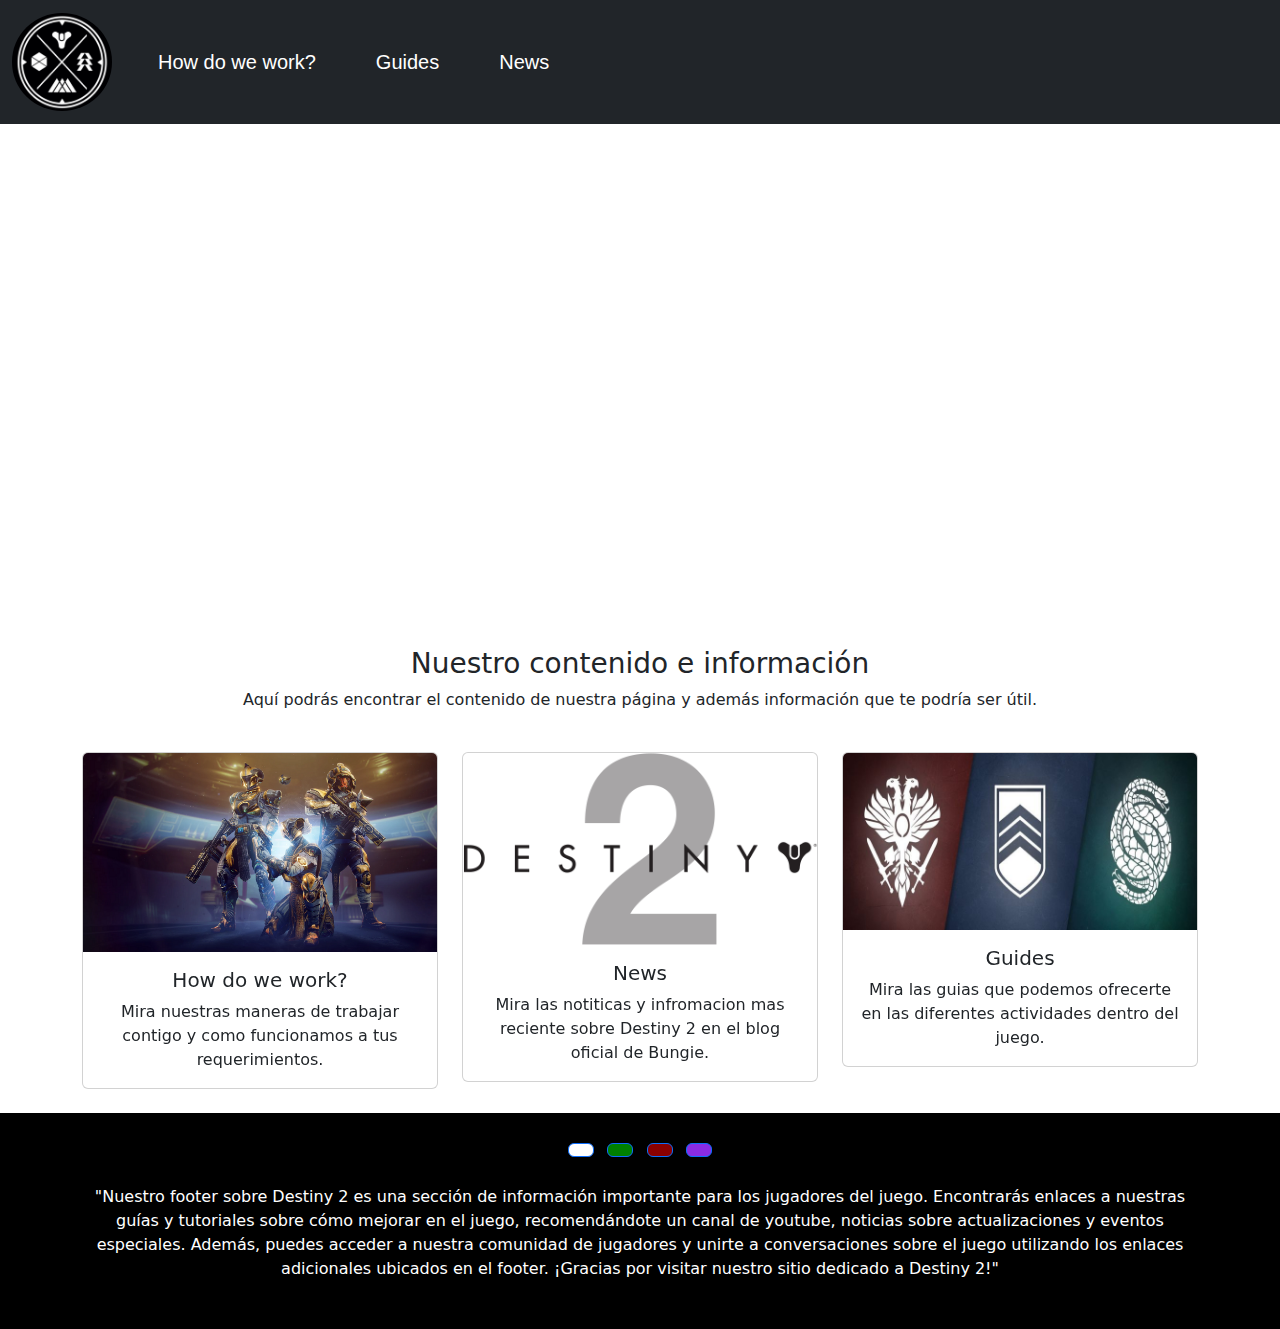
<file: Index.html>
<!DOCTYPE html>
<html>
<head>
	<meta charset="utf-8">
	<meta name="viewport" content="width=device-width, initial-scale=1">
	<link href="https://cdn.jsdelivr.net/npm/bootstrap@5.2.3/dist/css/bootstrap.min.css" rel="stylesheet">
  <script src="https://cdn.jsdelivr.net/npm/bootstrap@5.2.3/dist/js/bootstrap.bundle.min.js"></script>
  <link rel="stylesheet" type="text/css" href="estilo_final.css">
	<title>Index</title>
</head>
<body>

	<nav class="navbar navbar-expand-sm bg-dark navbar-dark">
  <div class="container-fluid">
   <a class="navbar-brand" href="Index.html">
      <img src="Logo.jpg" class="rounded-circle">
    </a>
    <button class="navbar-toggler" type="button" data-bs-toggle="collapse" data-bs-target="#collapsibleNavbar">
      <span class="navbar-toggler-icon"></span>
    </button>
    <div class="collapse navbar-collapse" id="collapsibleNavbar">
      <ul class="navbar-nav">
        <li class="nav-item">
          <a class="enlaces" href="Booster.html">How do we work?</a>
        </li>
        <li class="nav-item">
          <a class="enlaces" href="Guides.html">Guides</a>
        </li>
        <li class="nav-item">
          <a class="enlaces" href="https://www.bungie.net/7/en/News/article/destiny-2-twab-3-30-23" target="blank">News</a>
        </li>    
      </ul>
    </div>
  </div>
</nav>

<!-- inicio carru -->
<div id="demo" class="carousel slide" data-bs-ride="carousel">

  <!-- indicasiones -->
  <div class="carousel-indicators">
    <button type="button" data-bs-target="#demo" data-bs-slide-to="0" class="active"></button>
    <button type="button" data-bs-target="#demo" data-bs-slide-to="1"></button>
    <button type="button" data-bs-target="#demo" data-bs-slide-to="2"></button>
  </div>
  
  <!-- The slideshow/carousel -->
  <div class="carousel-inner">
    <div class="carousel-item active">
      <iframe width="100%" height="500" src="https://www.youtube.com/embed/UcH9gRlsDtU" title="YouTube video player" frameborder="0" allow="accelerometer; autoplay; clipboard-write; encrypted-media; gyroscope; picture-in-picture; web-share" allowfullscreen></iframe>
    </div>
    <div class="carousel-item">
      <iframe width="100%" height="500" src="https://www.youtube.com/embed/YusJ0fx2MOw" title="YouTube video player" frameborder="0" allow="accelerometer; autoplay; clipboard-write; encrypted-media; gyroscope; picture-in-picture; web-share" allowfullscreen></iframe>
    </div>
    <div class="carousel-item">
      <iframe width="100%" height="500" src="https://www.youtube.com/embed/fkc6H9FefNk" title="YouTube video player" frameborder="0" allow="accelerometer; autoplay; clipboard-write; encrypted-media; gyroscope; picture-in-picture; web-share" allowfullscreen></iframe>
    </div>
  </div>
  
  <!-- controles de izquierda y derecha -->
  <button class="carousel-control-prev" type="button" data-bs-target="#demo" data-bs-slide="prev">
    <span class="carousel-control-prev-icon"></span>
  </button>
  <button class="carousel-control-next" type="button" data-bs-target="#demo" data-bs-slide="next">
    <span class="carousel-control-next-icon"></span>
  </button>
</div>

<!-- texto a editar -->
<div class="container-fluid mt-3">
  <h3 class="tite">Nuestro contenido e información</h3>
  <p class="tite">Aquí podrás encontrar el contenido de nuestra página y además información que te podría ser útil.</p>
</div>

	<!-- Carousel wrapper -->
<div
  id="carouselMultiItemExample"
  class="carousel slide carousel-dark text-center"
  data-mdb-ride="carousel"
>
 <!-- inicio de multi caru -->
  <!-- Inner -->
  <div class="carousel-inner py-4">
    <!-- Primer cuadro -->
    <div class="carousel-item active">
      <div class="container">
        <div class="row">
          <div class="col-lg-4">
            <div class="card">
            	<!-- imagen1 -->
            	<a href="Booster.html">
              <img
                src="osiris.png"
                class="card-img-top"
                alt="Waterfall"
              />
          		</a>
              <div class="card-body">
                <h5 class="card-title">How do we work?</h5>
                <p class="card-text">
                  Mira nuestras maneras de trabajar contigo y como funcionamos a tus requerimientos.
                </p>
              </div>
            </div>
          </div>
          <!-- Segundo cuadro -->
          <div class="col-lg-4 d-none d-lg-block">
            <div class="card">
            	<a href="https://www.bungie.net/7/en/News/article/destiny-2-twab-3-30-23" target="blank">
              <img
                src="d2.png"
                class="card-img-top"
                alt="Sunset Over the Sea"
              />
          	</a>
              <div class="card-body">
                <h5 class="card-title">News</h5>
                <p class="card-text">
                  Mira las notiticas y infromacion mas reciente sobre Destiny 2 en el blog oficial de Bungie.
                </p>
              </div>
            </div>
          </div>
          <!-- Tercer cuadro -->
          <div class="col-lg-4 d-none d-lg-block">
            <div class="card">
              <a href="Guides.html">
              <img
                src="multi.jpeg"
                class="card-img-top"
                alt="Sunset over the Sea"
              />
              </a>
              <div class="card-body">
                <h5 class="card-title">Guides</h5>
                <p class="card-text">
                  Mira las guias que podemos ofrecerte en las diferentes actividades dentro del juego.
                </p>
              </div>
            </div>
          </div>
        </div>
      </div>
    </div>
  </div>

	<!-- Footer -->
<footer class=" text-center text-white" style="background-color:#000000;">
  <!-- Grid container -->
  <div class="container p-4">

    <!-- Section: Social media -->
    <section class="mb-4">
      <!-- Twitter -->
      <a class="btn btn-primary btn-floating m-1" style="background-color: white" href="Booster.html" role="button"><i class="fab fa-twitter"></i></a>

      <!-- Instagram -->
      <a class="btn btn-primary btn-floating m-1" style="background-color: green;" href="Guides.html" role="button"><i class="fab fa-instagram"></i></a>

      <!-- Linkedin -->
      <a class="btn btn-primary btn-floating m-1" style="background-color: darkred;" href="https://www.youtube.com/@SirZayd" role="button" target="blank"><i class="fab fa-linkedin-in"></i></a>
      <!-- Github -->
      <a class="btn btn-primary btn-floating m-1" style="background-color: blueviolet;" href="https://discord.gg/Q52rJzX2" role="button" target="blank"><i class="fab fa-github"></i></a>
    </section>
    <!-- Section: Social media -->



    <!-- Section: Text -->
    <section class="mb-4">
      <p> 
        "Nuestro footer sobre Destiny 2 es una sección de información importante para los jugadores del juego. Encontrarás enlaces a nuestras guías y tutoriales sobre cómo mejorar en el juego, recomendándote un canal de youtube, noticias sobre actualizaciones y eventos especiales. Además, puedes acceder a nuestra comunidad de jugadores y unirte a conversaciones sobre el juego utilizando los enlaces adicionales ubicados en el footer. ¡Gracias por visitar nuestro sitio dedicado a Destiny 2!"
      </p>
    </section>
    <!-- Section: Text -->


  </div>
  <!-- Grid container -->

</footer>
<!-- Footer -->
</body>
</html>
</file>
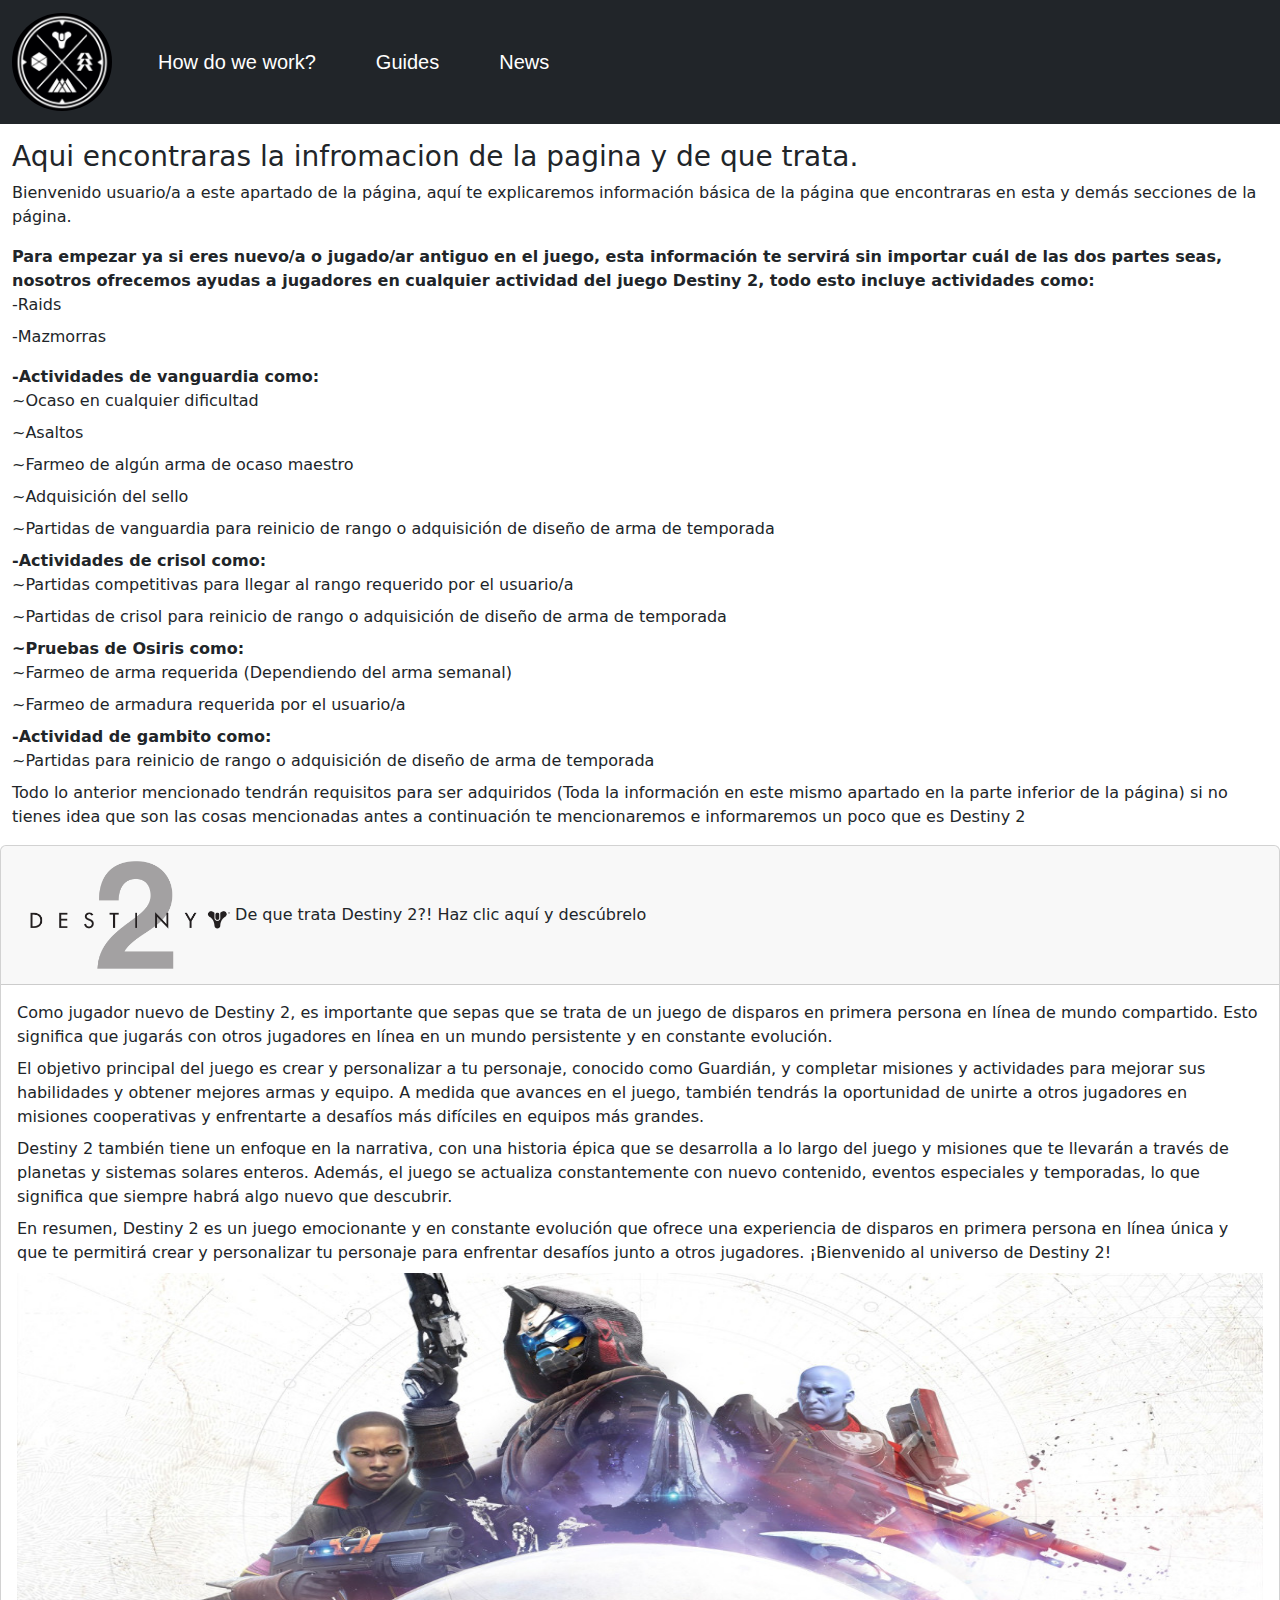
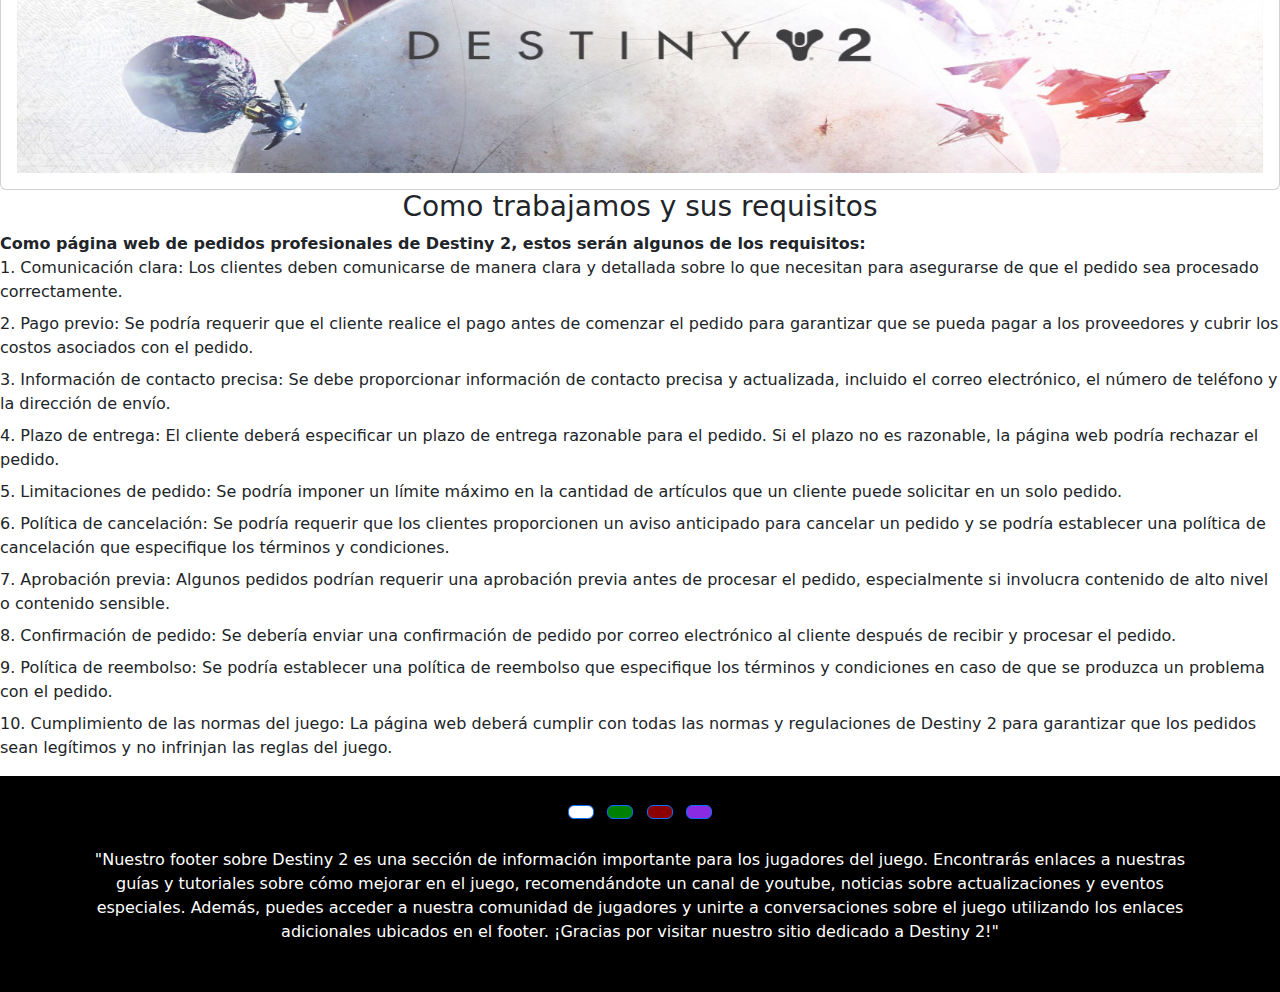
<file: Booster.html>
<!DOCTYPE html>
<html>
<head>
	<meta charset="utf-8">
	<meta name="viewport" content="width=device-width, initial-scale=1">
	<link href="https://cdn.jsdelivr.net/npm/bootstrap@5.2.3/dist/css/bootstrap.min.css" rel="stylesheet">
  <script src="https://cdn.jsdelivr.net/npm/bootstrap@5.2.3/dist/js/bootstrap.bundle.min.js"></script>
  <link rel="stylesheet" type="text/css" href="estilo_final.css">
	<title>How do we work</title>
</head>
<body>

	<nav class="navbar navbar-expand-sm bg-dark navbar-dark">
  <div class="container-fluid">
   <a class="navbar-brand" href="Index.html">
      <img src="Logo.jpg" class="rounded-circle">
    </a>
    <button class="navbar-toggler" type="button" data-bs-toggle="collapse" data-bs-target="#collapsibleNavbar">
      <span class="navbar-toggler-icon"></span>
    </button>
    <div class="collapse navbar-collapse" id="collapsibleNavbar">
      <ul class="navbar-nav">
        <li class="nav-item">
          <a class="enlaces" href="Booster.html">How do we work?</a>
        </li>
        <li class="nav-item">
          <a class="enlaces" href="Guides.html">Guides</a>
        </li>
        <li class="nav-item">
          <a class="enlaces" href="https://www.bungie.net/7/en/News/article/destiny-2-twab-3-30-23" target="blank">News</a>
        </li>    
      </ul>
    </div>
  </div>
</nav>

  <!-- texto a editar -->
<div class="container-fluid mt-3">
  <h3>Aqui encontraras la infromacion de la pagina y de que trata.</h3>
  <p>
    Bienvenido usuario/a a este apartado de la página, aquí te explicaremos información básica de la página que encontraras en esta y demás secciones de la página.
  </p>
  <dl>
    <dt>
    Para empezar ya si eres nuevo/a o jugado/ar antiguo en el juego, esta información te servirá sin importar cuál de las dos partes seas, nosotros ofrecemos ayudas a jugadores en cualquier actividad del juego Destiny 2, todo esto incluye actividades como:
    </dt>
    <dd>
    -Raids
    </dd>
    <dd>
    -Mazmorras
    </dd>
  </dl>
    <dt>
    -Actividades de vanguardia como:
    </dt>
    <dd>
    ~Ocaso en cualquier dificultad
    </dd>
    <dd>
    ~Asaltos
    </dd>
    <dd>
    ~Farmeo de algún arma de ocaso maestro
    </dd>
    <dd>
    ~Adquisición del sello
    </dd>
    <dd>
    ~Partidas de vanguardia para reinicio de rango o adquisición de diseño de arma de temporada
    </dd>
    <dt>
    -Actividades de crisol como:
    </dt>
    <dd>
    ~Partidas competitivas para llegar al rango requerido por el usuario/a
    </dd>
    <dd>
    ~Partidas de crisol para reinicio de rango o adquisición de diseño de arma de temporada
    </dd>
    <dt>
    ~Pruebas de Osiris como:
    </dt>
    <dd>
    ~Farmeo de arma requerida (Dependiendo del arma semanal)
    </dd>
    <dd>
    ~Farmeo de armadura requerida por el usuario/a
    </dd>
    <dt>
    -Actividad de gambito como:
    </dt>
    <dd>
    ~Partidas para reinicio de rango o adquisición de diseño de arma de temporada
    </dd>

    Todo lo anterior mencionado tendrán requisitos para ser adquiridos (Toda la información en este mismo apartado en la parte
    inferior de la página) si no tienes idea que son las cosas mencionadas antes a continuación te mencionaremos e informaremos un
    poco que es Destiny 2
</p>
</div>

<div class="card">
      <div class="card-header">
        <a class="btn" data-bs-toggle="collapse" href="#collapseOne">
          <img src="d2.png" class="coll1">
          De que trata Destiny 2?! Haz clic aquí y descúbrelo
        </a>
      </div>
      <div id="collapseOne" class="collapse show" data-bs-parent="#accordion">
        <div class="card-body">
          <dd>
          Como jugador nuevo de Destiny 2, es importante que sepas que se trata de un juego de disparos en primera persona en línea de mundo compartido. Esto significa que jugarás con otros jugadores en línea en un mundo persistente y en constante evolución.
          </dd>
          <dd>
          El objetivo principal del juego es crear y personalizar a tu personaje, conocido como Guardián, y completar misiones y
          actividades para mejorar sus habilidades y obtener mejores armas y equipo. A medida que avances en el juego, también tendrás la
          oportunidad de unirte a otros jugadores en misiones cooperativas y enfrentarte a desafíos más difíciles en equipos más grandes.
          </dd>
          <dd>
          Destiny 2 también tiene un enfoque en la narrativa, con una historia épica que se desarrolla a lo largo del juego y misiones que
          te llevarán a través de planetas y sistemas solares enteros. Además, el juego se actualiza constantemente con nuevo contenido,
          eventos especiales y temporadas, lo que significa que siempre habrá algo nuevo que descubrir.
          </dd>
          <dd>
          En resumen, Destiny 2 es un juego emocionante y en constante evolución que ofrece una experiencia de disparos en primera persona
          en línea única y que te permitirá crear y personalizar tu personaje para enfrentar desafíos junto a otros jugadores.
          ¡Bienvenido al universo de Destiny 2!
          </dd>
          <img src="D2logo.jpg" class="d2logo">
        </div>
      </div>
    </div>

    <h3 class="requi">Como trabajamos y sus requisitos</h3>
    <p class="trabajo">
      <dt>
      Como página web de pedidos profesionales de Destiny 2, estos serán algunos de los requisitos:
      </dt>
      <dd>
      1. Comunicación clara: Los clientes deben comunicarse de manera clara y detallada sobre lo que necesitan para asegurarse de que
      el pedido sea procesado correctamente.
      </dd>
      <dd>
      2. Pago previo: Se podría requerir que el cliente realice el pago antes de comenzar el pedido para garantizar que se pueda pagar
      a los proveedores y cubrir los costos asociados con el pedido.
      </dd>
      <dd>
      3. Información de contacto precisa: Se debe proporcionar información de contacto precisa y actualizada, incluido el correo
      electrónico, el número de teléfono y la dirección de envío.
      </dd>
      <dd>
      4. Plazo de entrega: El cliente deberá especificar un plazo de entrega razonable para el pedido. Si el plazo no es razonable, la
      página web podría rechazar el pedido.
      </dd>
      <dd>
      5. Limitaciones de pedido: Se podría imponer un límite máximo en la cantidad de artículos que un cliente puede solicitar en un
      solo pedido.
      </dd>
      <dd>
      6. Política de cancelación: Se podría requerir que los clientes proporcionen un aviso anticipado para cancelar un pedido y se
      podría establecer una política de cancelación que especifique los términos y condiciones.
      </dd>
      <dd>
      7. Aprobación previa: Algunos pedidos podrían requerir una aprobación previa antes de procesar el pedido, especialmente si
      involucra contenido de alto nivel o contenido sensible.
      </dd>
      <dd>
      8. Confirmación de pedido: Se debería enviar una confirmación de pedido por correo electrónico al cliente después de recibir y
      procesar el pedido.
      </dd>
      <dd>
      9. Política de reembolso: Se podría establecer una política de reembolso que especifique los términos y condiciones en caso de
      que se produzca un problema con el pedido.
      </dd>
      <dd>
      10. Cumplimiento de las normas del juego: La página web deberá cumplir con todas las normas y regulaciones de Destiny 2 para
      garantizar que los pedidos sean legítimos y no infrinjan las reglas del juego.
      </dd>
    </p>

  <!-- Footer -->
<footer class=" text-center text-white" style="background-color:#000000;">
  <!-- Grid container -->
  <div class="container p-4">

    <!-- Section: Social media -->
    <section class="mb-4">
      <!-- Twitter -->
      <a class="btn btn-primary btn-floating m-1" style="background-color: white" href="Booster.html" role="button"><i class="fab fa-twitter"></i></a>

      <!-- Instagram -->
      <a class="btn btn-primary btn-floating m-1" style="background-color: green;" href="Guides.html" role="button"><i class="fab fa-instagram"></i></a>

      <!-- Linkedin -->
      <a class="btn btn-primary btn-floating m-1" style="background-color: darkred;" href="https://www.youtube.com/@SirZayd" role="button" target="blank"><i class="fab fa-linkedin-in"></i></a>
      <!-- Github -->
      <a class="btn btn-primary btn-floating m-1" style="background-color: blueviolet;" href="https://discord.gg/Q52rJzX2" role="button" target="blank"></i></a>
    </section>
    <!-- Section: Social media -->



    <!-- Section: Text -->
    <section class="mb-4">
      <p>
        "Nuestro footer sobre Destiny 2 es una sección de información importante para los jugadores del juego. Encontrarás enlaces a nuestras guías y tutoriales sobre cómo mejorar en el juego, recomendándote un canal de youtube, noticias sobre actualizaciones y eventos especiales. Además, puedes acceder a nuestra comunidad de jugadores y unirte a conversaciones sobre el juego utilizando los enlaces adicionales ubicados en el footer. ¡Gracias por visitar nuestro sitio dedicado a Destiny 2!"
      </p>
    </section>
    <!-- Section: Text -->


  </div>
  <!-- Grid container -->

</footer>
<!-- Footer -->
</body>
</html>
</file>
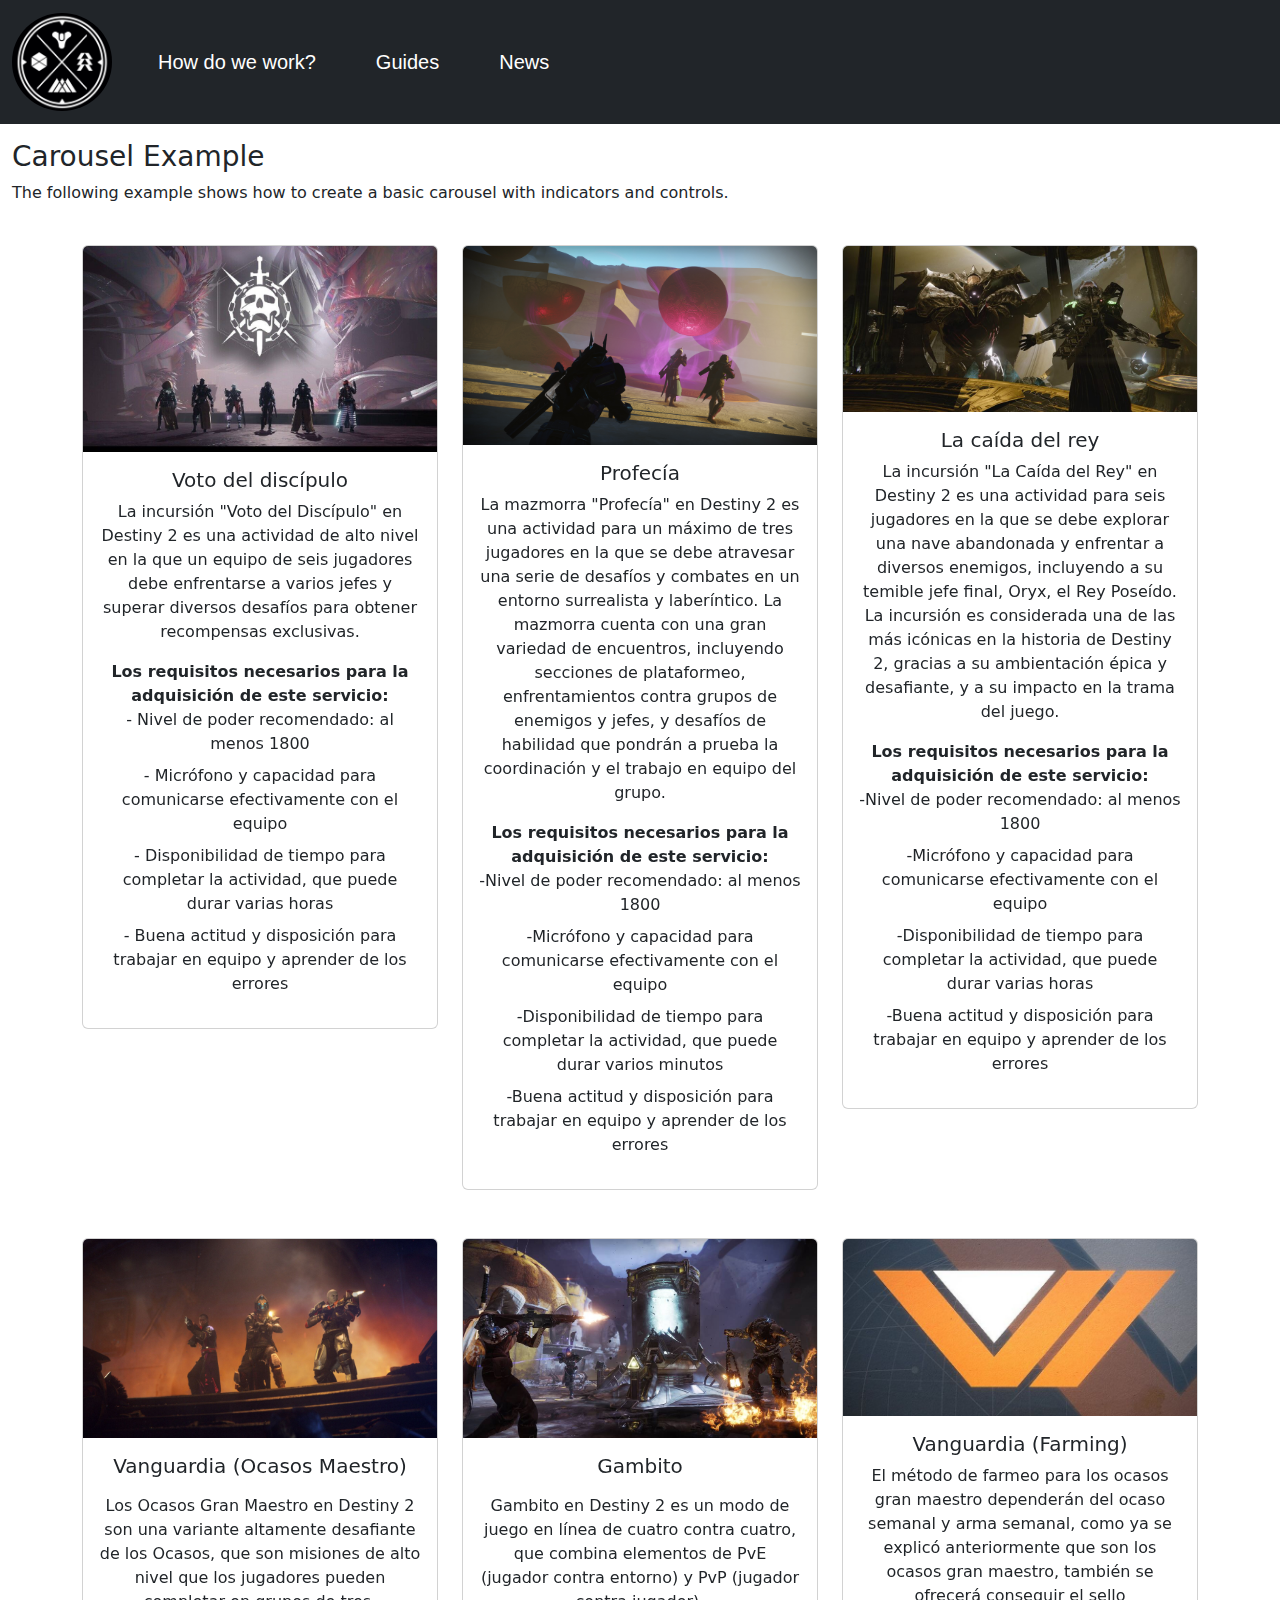
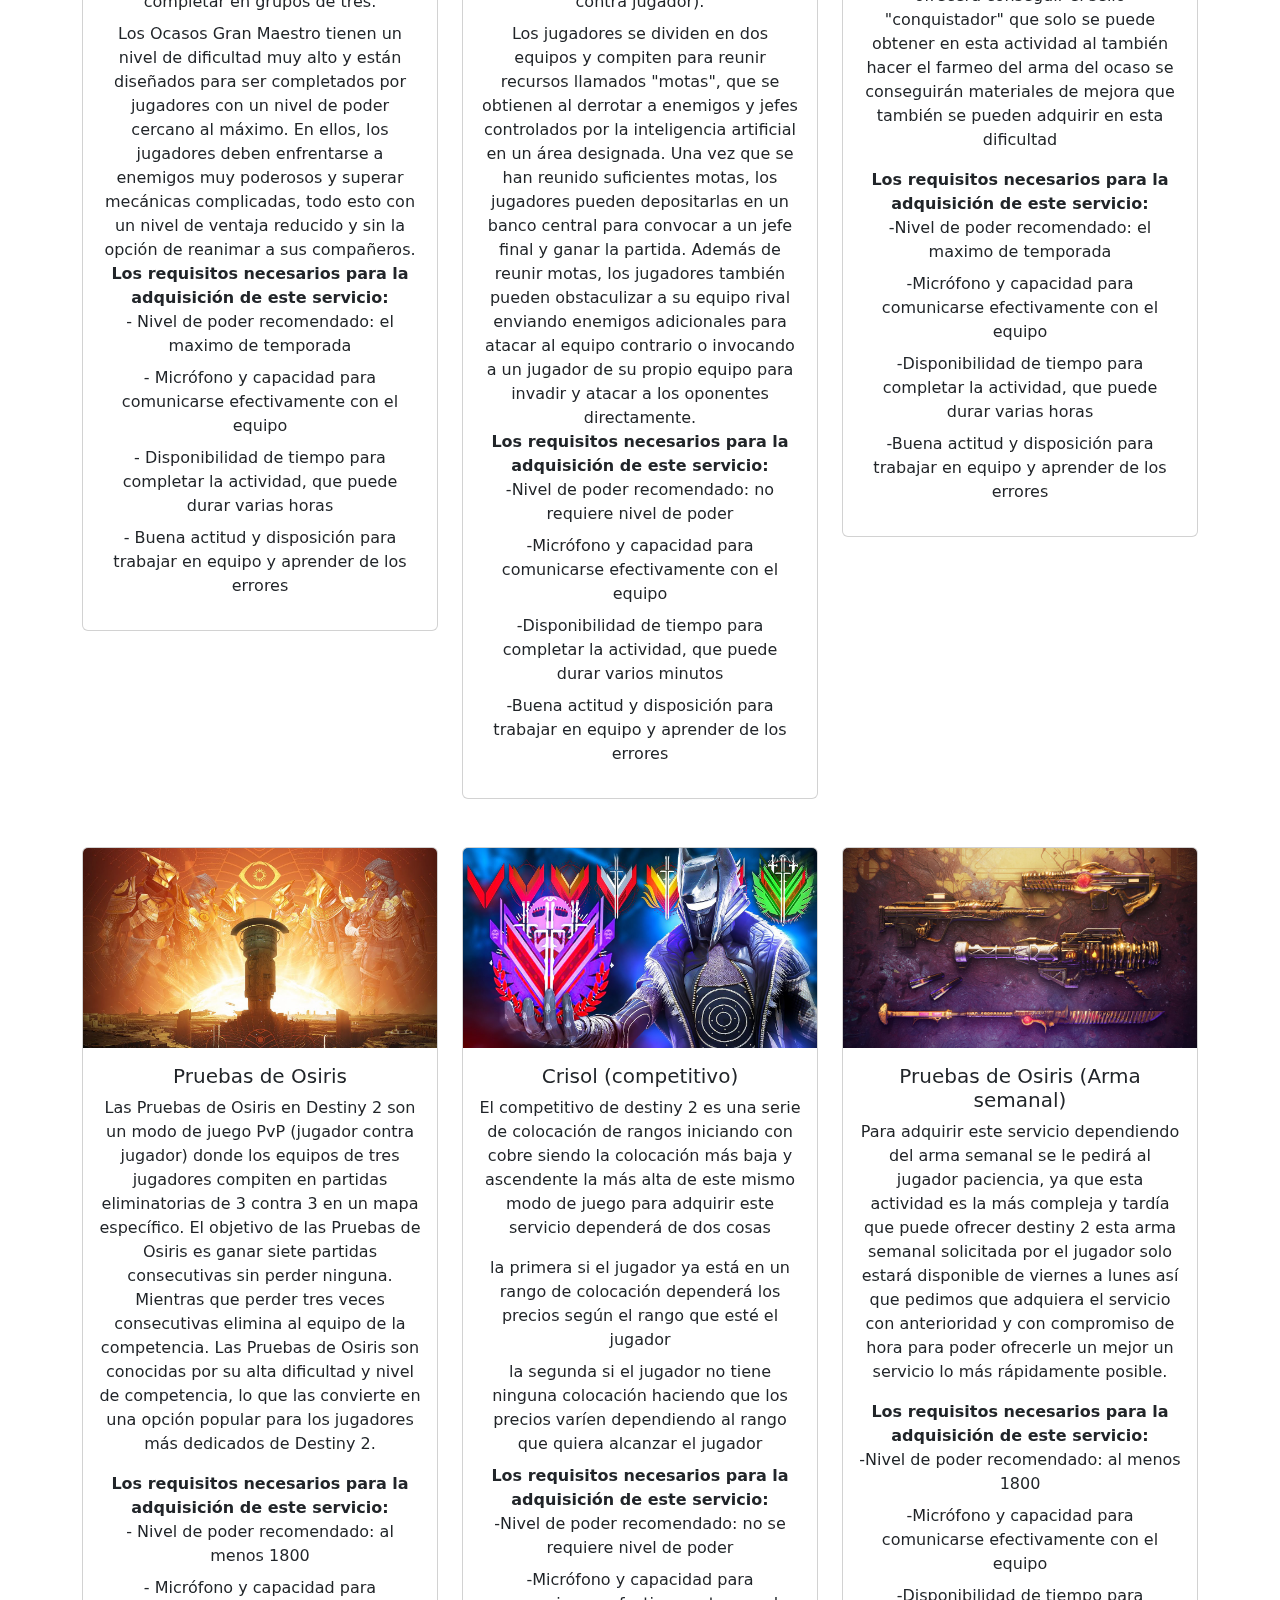
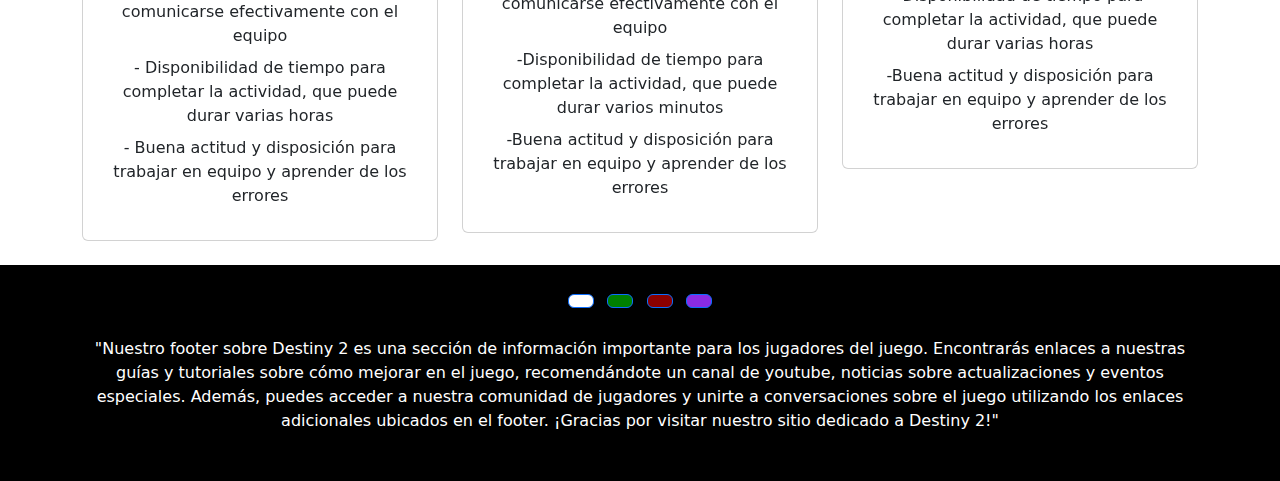
<file: Guides.html>
<!DOCTYPE html>
<html>
<head>
	<meta charset="utf-8">
	<meta name="viewport" content="width=device-width, initial-scale=1">
	<link href="https://cdn.jsdelivr.net/npm/bootstrap@5.2.3/dist/css/bootstrap.min.css" rel="stylesheet">
  <script src="https://cdn.jsdelivr.net/npm/bootstrap@5.2.3/dist/js/bootstrap.bundle.min.js"></script>
  <link rel="stylesheet" type="text/css" href="estilo_final.css">
	<title>Guides</title>
</head>
<body>

	<nav class="navbar navbar-expand-sm bg-dark navbar-dark">
  <div class="container-fluid">
   <a class="navbar-brand" href="Index.html">
      <img src="Logo.jpg" class="rounded-circle">
    </a>
    <button class="navbar-toggler" type="button" data-bs-toggle="collapse" data-bs-target="#collapsibleNavbar">
      <span class="navbar-toggler-icon"></span>
    </button>
    <div class="collapse navbar-collapse" id="collapsibleNavbar">
      <ul class="navbar-nav">
        <li class="nav-item">
          <a class="enlaces" href="Booster.html">How do we work?</a>
        </li>
        <li class="nav-item">
          <a class="enlaces" href="Guides.html">Guides</a>
        </li>
        <li class="nav-item">
          <a class="enlaces" href="https://www.bungie.net/7/en/News/article/destiny-2-twab-3-30-23" target="blank">News</a>
        </li>    
      </ul>
    </div>
  </div>
</nav>

  <!-- texto a editar -->
<div class="container-fluid mt-3">
  <h3>Carousel Example</h3>
  <p>The following example shows how to create a basic carousel with indicators and controls.</p>
</div>
  <!-- Carousel wrapper -->
<div
  id="carouselMultiItemExample"
  class="carousel slide carousel-dark text-center"
  data-mdb-ride="carousel"
>
 <!-- inicio de multi caru -->
  <!-- Inner -->
  <div class="carousel-inner py-4">
    <!-- Primer cuadro #1 -->
    <div class="carousel-item active">
      <div class="container">
        <div class="row">
          <div class="col-lg-4">
            <div class="card">
              <!-- imagen1 -->
              <img
                src="nightmare.jpg"
                class="card-img-top"
                alt="Waterfall"
              />
              <div class="card-body">
                <h5 class="card-title">Voto del discípulo</h5>
                <p class="card-text">
                  La incursión "Voto del Discípulo" en Destiny 2 es una actividad de alto nivel en la que un equipo de seis
                  jugadores debe enfrentarse a varios jefes y superar diversos desafíos para obtener recompensas exclusivas.
                  <dt>
                  Los requisitos necesarios para la adquisición de este servicio:
                  </dt>
                  <dd>
                - Nivel de poder recomendado:  al menos 1800
                  </dd>
                  <dd>
                - Micrófono y capacidad para comunicarse efectivamente con el equipo
                  </dd>
                  <dd>
                - Disponibilidad de tiempo para completar la actividad, que puede durar varias horas
                  </dd>
                  <dd>
                - Buena actitud y disposición para trabajar en equipo y aprender de los errores
                  </dd>
                </p>
              </div>
            </div>
          </div>
          <!-- Segundo cuadro#1 -->
          <div class="col-lg-4 d-none d-lg-block">
            <div class="card">
              <img
                src="profecia.jpg"
                class="card-img-top"
                alt="Sunset Over the Sea"
              />
              <div class="card-body">
                <h5 class="card-title">Profecía</h5>
                <p class="card-text">
                  La mazmorra "Profecía" en Destiny 2 es una actividad para un máximo de tres jugadores en la que se debe
                  atravesar una serie de desafíos y combates en un entorno surrealista y laberíntico. La mazmorra cuenta con una
                  gran variedad de encuentros, incluyendo secciones de plataformeo, enfrentamientos contra grupos de enemigos y
                  jefes, y desafíos de habilidad que pondrán a prueba la coordinación y el trabajo en equipo del grupo.
                  <dt>
                  Los requisitos necesarios para la adquisición de este servicio:
                  </dt>
                  <dd>
                -Nivel de poder recomendado:  al menos 1800
                  </dd>
                  <dd>
                -Micrófono y capacidad para comunicarse efectivamente con el equipo
                  </dd>
                  <dd>
                -Disponibilidad de tiempo para completar la actividad, que puede durar varios minutos
                  </dd>
                  <dd>
                -Buena actitud y disposición para trabajar en equipo y aprender de los errores
                  </dd>
                </p>
              </div>
            </div>
          </div>
          <!-- Tercer cuadro#1 -->
          <div class="col-lg-4 d-none d-lg-block">
            <div class="card">
              <img
                src="oryx.jpg"
                class="card-img-top"
                alt="Sunset over the Sea"
              />
              <div class="card-body">
                <h5 class="card-title">La caída del rey</h5>
                <p class="card-text">
                  La incursión "La Caída del Rey" en Destiny 2 es una actividad para seis jugadores en la que se debe explorar
                  una nave abandonada y enfrentar a diversos enemigos, incluyendo a su temible jefe final, Oryx, el Rey Poseído.
                  La incursión es considerada una de las más icónicas en la historia de Destiny 2, gracias a su ambientación épica y desafiante, y a su impacto en la trama del juego.
                  <dt>
                  Los requisitos necesarios para la adquisición de este servicio:
                  </dt>
                  <dd>
                -Nivel de poder recomendado:  al menos 1800
                  </dd>
                  <dd>
                -Micrófono y capacidad para comunicarse efectivamente con el equipo
                  </dd>
                  <dd>
                -Disponibilidad de tiempo para completar la actividad, que puede durar varias horas
                  </dd>
                  <dd>
                -Buena actitud y disposición para trabajar en equipo y aprender de los errores
                  </dd>
                </p>
              </div>
            </div>
          </div>
        </div>
      </div>
    </div>
  </div>
 <!-- inicio de multi caru -->
  <!-- Inner -->
  <div class="carousel-inner py-4">
    <!-- Primer cuadro#2 -->
    <div class="carousel-item active">
      <div class="container">
        <div class="row">
          <div class="col-lg-4">
            <div class="card">
              <!-- imagen -->
              <img
                src="vanguardia.jpg"
                class="card-img-top"
                alt="Waterfall"
              />
              <div class="card-body">
                <h5 class="card-title">Vanguardia (Ocasos Maestro)</h5>
                <p class="card-text">
                  <dd>
                  Los Ocasos Gran Maestro en Destiny 2 son una variante altamente desafiante de los Ocasos, que son misiones de
                  alto nivel que los jugadores pueden completar en grupos de tres.
                  </dd>
                  Los Ocasos Gran Maestro tienen un nivel de dificultad muy alto y están diseñados para ser completados por
                  jugadores con un nivel
                  de poder cercano al máximo. En ellos, los jugadores deben enfrentarse a enemigos muy poderosos y superar
                  mecánicas complicadas,
                  todo esto con un nivel de ventaja reducido y sin la opción de reanimar a sus compañeros.
                  <dt>
                  Los requisitos necesarios para la adquisición de este servicio:
                  </dt>
                  <dd>
                - Nivel de poder recomendado: el maximo de temporada
                  </dd>
                  <dd>
                - Micrófono y capacidad para comunicarse efectivamente con el equipo
                  </dd>
                  <dd>
                - Disponibilidad de tiempo para completar la actividad, que puede durar varias horas
                  </dd>
                  <dd>
                - Buena actitud y disposición para trabajar en equipo y aprender de los errores
                  </dd>
                </p>
              </div>
            </div>
          </div>
          <!-- Segundo cuadro#2 -->
          <div class="col-lg-4 d-none d-lg-block">
            <div class="card">
              <img
                src="gambito.jpg"
                class="card-img-top"
                alt="Sunset Over the Sea"
              />
              <div class="card-body">
                <h5 class="card-title">Gambito</h5>
                <p class="card-text">
                  <dd>
                  Gambito en Destiny 2 es un modo de juego en línea de cuatro contra cuatro, que combina elementos de PvE 
                  (jugador contra entorno) y PvP (jugador contra jugador).
                  </dd>
                  Los jugadores se dividen en dos equipos y compiten para reunir recursos llamados "motas", que se obtienen al
                  derrotar a enemigos
                  y jefes controlados por la inteligencia artificial en un área designada. Una vez que se han reunido
                  suficientes motas, los jugadores pueden depositarlas en un banco central para convocar a un jefe final y ganar
                  la partida.
                  Además de reunir motas, los jugadores también pueden obstaculizar a su equipo rival enviando enemigos
                  adicionales para atacar al
                  equipo contrario o invocando a un jugador de su propio equipo para invadir y atacar a los oponentes directamente.

                  <dt>
                  Los requisitos necesarios para la adquisición de este servicio:
                  </dt>
                  <dd>
                -Nivel de poder recomendado: no requiere nivel de poder
                  </dd>
                  <dd>
                -Micrófono y capacidad para comunicarse efectivamente con el equipo
                  </dd>
                  <dd>
                -Disponibilidad de tiempo para completar la actividad, que puede durar varios minutos
                  </dd>
                  <dd>
                -Buena actitud y disposición para trabajar en equipo y aprender de los errores
                  </dd>
                </p>
              </div>
            </div>
          </div>
          <!-- Tercer cuadro#3 -->
          <div class="col-lg-4 d-none d-lg-block">
            <div class="card">
              <img
                src="vanguar.jpeg"
                class="card-img-top"
                alt="Sunset over the Sea"
              />
              <div class="card-body">
                <h5 class="card-title">Vanguardia (Farming)</h5>
                <p class="card-text">
                  El método de farmeo para los ocasos gran maestro dependerán del ocaso semanal y arma semanal, como ya se
                  explicó anteriormente que son los ocasos gran maestro, también se ofrecerá conseguir el sello "conquistador"
                  que solo se puede obtener en esta actividad al también hacer el farmeo del arma del ocaso se conseguirán
                  materiales de mejora que también se pueden adquirir en esta dificultad
                  <dt>
                  Los requisitos necesarios para la adquisición de este servicio:
                  </dt>
                  <dd>
                -Nivel de poder recomendado: el maximo de temporada
                  </dd>
                  <dd>
                -Micrófono y capacidad para comunicarse efectivamente con el equipo
                  </dd>
                  <dd>
                -Disponibilidad de tiempo para completar la actividad, que puede durar varias horas
                  </dd>
                  <dd>
                -Buena actitud y disposición para trabajar en equipo y aprender de los errores
                  </dd>
                </p>
              </div>
            </div>
          </div>
        </div>
      </div>
    </div>
  </div>
 <!-- inicio de multi caru -->
  <!-- Inner -->
  <div class="carousel-inner py-4">
    <!-- Primer cuadro#3 -->
    <div class="carousel-item active">
      <div class="container">
        <div class="row">
          <div class="col-lg-4">
            <div class="card">
              <!-- imagen1 -->
              <img
                src="pruebas.jpg"
                class="card-img-top"
                alt="Waterfall"
              />
              <div class="card-body">
                <h5 class="card-title">Pruebas de Osiris</h5>
                <p class="card-text">
                  Las Pruebas de Osiris en Destiny 2 son un modo de juego PvP (jugador contra jugador) donde los equipos de tres jugadores compiten en partidas eliminatorias de 3 contra 3 en un mapa específico.
                  El objetivo de las Pruebas de Osiris es ganar siete partidas consecutivas sin perder ninguna. Mientras que perder tres veces consecutivas elimina al equipo de la competencia.
                  Las Pruebas de Osiris son conocidas por su alta dificultad y nivel de competencia, lo que las convierte en una opción popular para los jugadores más dedicados de Destiny 2.
                  <dt>
                  Los requisitos necesarios para la adquisición de este servicio:
                  </dt>
                  <dd>
                - Nivel de poder recomendado:  al menos 1800
                  </dd>
                  <dd>
                - Micrófono y capacidad para comunicarse efectivamente con el equipo
                  </dd>
                  <dd>
                - Disponibilidad de tiempo para completar la actividad, que puede durar varias horas
                  </dd>
                  <dd>
                - Buena actitud y disposición para trabajar en equipo y aprender de los errores
                  </dd>
                </p>
              </div>
            </div>
          </div>
          <!-- Segundo cuadro#3 -->
          <div class="col-lg-4 d-none d-lg-block">
            <div class="card">
              <img
                src="compe.jpg"
                class="card-img-top"
                alt="Sunset Over the Sea"
              />
              <div class="card-body">
                <h5 class="card-title">Crisol (competitivo)</h5>
                <p class="card-text">
                  El competitivo de destiny 2 es una serie de colocación de rangos iniciando con cobre siendo la colocación más
                  baja y ascendente la más alta de este mismo modo de juego para adquirir este servicio dependerá de dos cosas
                  <dd>
                  la primera si el jugador ya está en un rango de colocación dependerá los precios según el rango que esté el jugador
                  </dd>
                  <dd>
                  la segunda si el jugador no tiene ninguna colocación haciendo que los precios varíen dependiendo al rango que quiera alcanzar el jugador
                  </dd>
                  <dt>
                  Los requisitos necesarios para la adquisición de este servicio:
                  </dt>
                  <dd>
                -Nivel de poder recomendado: no se requiere nivel de poder
                  </dd>
                  <dd>
                -Micrófono y capacidad para comunicarse efectivamente con el equipo
                  </dd>
                  <dd>
                -Disponibilidad de tiempo para completar la actividad, que puede durar varios minutos
                  </dd>
                  <dd>
                -Buena actitud y disposición para trabajar en equipo y aprender de los errores
                  </dd>
                </p>
              </div>
            </div>
          </div>
          <!-- Tercer cuadro#3 -->
          <div class="col-lg-4 d-none d-lg-block">
            <div class="card">
              <img
                src="armas.jpg"
                class="card-img-top"
                alt="Sunset over the Sea"
              />
              <div class="card-body">
                <h5 class="card-title">Pruebas de Osiris (Arma semanal)</h5>
                <p class="card-text">
                  Para adquirir este servicio dependiendo del arma semanal se le pedirá al jugador paciencia, ya que esta actividad es la más compleja y tardía que puede ofrecer destiny 2 esta arma semanal solicitada por el jugador solo estará disponible de viernes a lunes así que pedimos que adquiera el servicio con anterioridad y con compromiso de hora para poder ofrecerle un mejor un servicio lo más rápidamente posible.
                  <dt>
                  Los requisitos necesarios para la adquisición de este servicio:
                  </dt>
                  <dd>
                -Nivel de poder recomendado:  al menos 1800
                  </dd>
                  <dd>
                -Micrófono y capacidad para comunicarse efectivamente con el equipo
                  </dd>
                  <dd>
                -Disponibilidad de tiempo para completar la actividad, que puede durar varias horas
                  </dd>
                  <dd>
                -Buena actitud y disposición para trabajar en equipo y aprender de los errores
                  </dd>
                </p>
              </div>
            </div>
          </div>
        </div>
      </div>
    </div>
  </div>


  <!-- Footer -->
<footer class=" text-center text-white" style="background-color:#000000;">
  <!-- Grid container -->
  <div class="container p-4">

    <!-- Section: Social media -->
    <section class="mb-4">
      <!-- Twitter -->
      <a class="btn btn-primary btn-floating m-1" style="background-color: white" href="Booster.html" role="button"><i class="fab fa-twitter"></i></a>

      <!-- Instagram -->
      <a class="btn btn-primary btn-floating m-1" style="background-color: green;" href="Guides.html" role="button"><i class="fab fa-instagram"></i></a>

      <!-- Linkedin -->
      <a class="btn btn-primary btn-floating m-1" style="background-color: darkred;" href="https://www.youtube.com/@SirZayd" role="button" target="blank"><i class="fab fa-linkedin-in"></i></a>
      <!-- Github -->
      <a class="btn btn-primary btn-floating m-1" style="background-color: blueviolet;" href="https://discord.gg/Q52rJzX2" role="button" target="blank"><i class="fab fa-github"></i></a>
    </section>
    <!-- Section: Social media -->



    <!-- Section: Text -->
    <section class="mb-4">
      <p>
        "Nuestro footer sobre Destiny 2 es una sección de información importante para los jugadores del juego. Encontrarás enlaces a nuestras guías y tutoriales sobre cómo mejorar en el juego, recomendándote un canal de youtube, noticias sobre actualizaciones y eventos especiales. Además, puedes acceder a nuestra comunidad de jugadores y unirte a conversaciones sobre el juego utilizando los enlaces adicionales ubicados en el footer. ¡Gracias por visitar nuestro sitio dedicado a Destiny 2!"
      </p>
    </section>
    <!-- Section: Text -->


  </div>
  <!-- Grid container -->

</footer>
<!-- Footer -->
</body>
</html>
</file>
<file: estilo_final.css>
.rounded-circle{
	width: 100px;
}

footer{
	background-color: black;

}

.letra_final{
	color: white;
}

.enlaces{
	color:white;
	padding: 30px;
	text-decoration: none;
	font-size: 20px;
	font-family: arial;
}

.coll1{
	width: 200px;
}

.tite{
	text-align: center;
}

.d2logo{
	width: 100%;
	height: 500px;
}

.requi{
	text-align: center;
}
.trabajo{
	margin: 5px;
}
</file>
